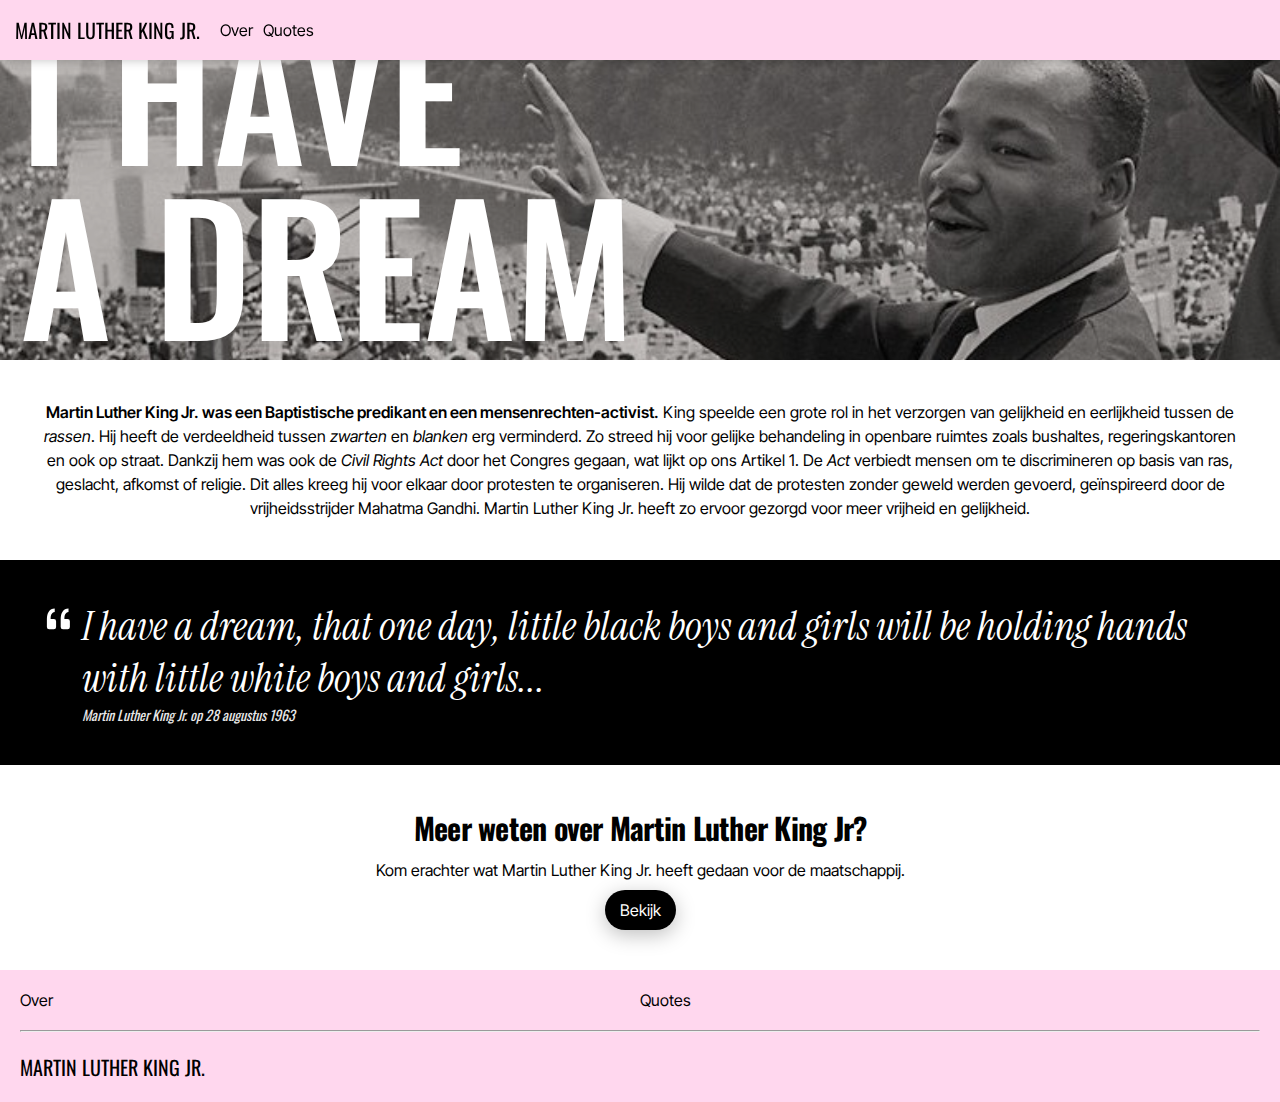
<file: index.html>
<!DOCTYPE html>
<html lang="en">
<head>
    <meta charset="UTF-8">
    <meta name="viewport" content="width=device-width, initial-scale=1.0">
    <link rel="icon" type="image/x-icon" href="">
    <link rel="preconnect" href="https://fonts.googleapis.com">
    <link rel="preconnect" href="https://fonts.gstatic.com" crossorigin>
    <link href="https://fonts.googleapis.com/css2?family=Instrument+Serif:ital@0;1&family=Inter+Tight:ital,wght@0,100..900;1,100..900&family=Oswald:wght@200..700&display=swap" rel="stylesheet">
    <link rel="stylesheet" href="./styles/styles.css">
    <link rel="icon" type="image/x-icon" href="./assets/mlk-fav.png">
    <title>Martin Luther King Jr.</title>
</head>
<body>
    <nav class="mlk-nav">
        <div class="mlk-nav-left">
            <a href="./index.html" class="mlk-logo">MARTIN LUTHER KING JR.</a>
            <li class="mlk-nav-left-textlink-wrapper">
                <ul class="mlk-nav-left-textlink-container">
                    <a href="./pages/about.html" class="mlk-nav-left-textlink">Over</a>
                </ul>
                <ul class="mlk-nav-left-textlink-container">
                    <a href="./pages/quotes.html" class="mlk-nav-left-textlink">Quotes</a>
                </ul>
            </li>
        </div>
    </nav>
    <section class="mlk-hero">
        <h1 class="mlk-hero-h-large">
            I HAVE
            <br>
            A DREAM
        </h1>
    </section>
    <section class="mlk-short-bio">
        <p class="mlk-short-bio-text">
            <span class="mlk-text-bold">Martin Luther King Jr. was een Baptistische predikant en een mensenrechten-activist.</span>
            King speelde een grote rol in het verzorgen van gelijkheid en eerlijkheid tussen de <i>rassen</i>. 
            Hij heeft de verdeeldheid tussen <i>zwarten</i> en <i>blanken</i> erg verminderd.
            Zo streed hij voor gelijke behandeling in openbare ruimtes zoals bushaltes, regeringskantoren en ook op straat.
            Dankzij hem was ook de <i>Civil Rights Act</i> door het Congres gegaan, wat lijkt op ons Artikel 1. 
            De <i>Act</i> verbiedt mensen om te discrimineren op basis van ras, geslacht, afkomst of religie.
            Dit alles kreeg hij voor elkaar door protesten te organiseren.
            Hij wilde dat de protesten zonder geweld werden gevoerd, geïnspireerd door de vrijheidsstrijder Mahatma Gandhi.
            Martin Luther King Jr. heeft zo ervoor gezorgd voor meer vrijheid en gelijkheid.
        </p>
    </section>
    <section class="mlk-speech-quote">
        <div class="mlk-speech-quote-container">
            <svg xmlns="http://www.w3.org/2000/svg" width="40" height="40" fill="#ffffff" class="mlk-speech-quote-icon" viewBox="0 0 16 16">
                <path d="M12 12a1 1 0 0 0 1-1V8.558a1 1 0 0 0-1-1h-1.388q0-.527.062-1.054.093-.558.31-.992t.559-.683q.34-.279.868-.279V3q-.868 0-1.52.372a3.3 3.3 0 0 0-1.085.992 4.9 4.9 0 0 0-.62 1.458A7.7 7.7 0 0 0 9 7.558V11a1 1 0 0 0 1 1zm-6 0a1 1 0 0 0 1-1V8.558a1 1 0 0 0-1-1H4.612q0-.527.062-1.054.094-.558.31-.992.217-.434.559-.683.34-.279.868-.279V3q-.868 0-1.52.372a3.3 3.3 0 0 0-1.085.992 4.9 4.9 0 0 0-.62 1.458A7.7 7.7 0 0 0 3 7.558V11a1 1 0 0 0 1 1z"/>
              </svg>
            <div>
                <p class="mlk-speech-quote-text">
                    I have a dream, that one day, little black boys and girls will be holding hands with little white boys and girls...
                </p>
                <p class="mlk-speech-quote-name">
                    Martin Luther King Jr. op 28 augustus 1963
                </p>
            </div>
        </div>
    </section>
    <section class="mlk-cta">
        <h1 class="mlk-cta-heading">Meer weten over Martin Luther King Jr?</h1>
        <p class="mlk-cta-description">Kom erachter wat Martin Luther King Jr. heeft gedaan voor de maatschappij.</p>
        <a href="./pages/about.html" class="mlk-button">Bekijk</a>
    </section>
    <footer class="mlk-footer">
        <div class="mlk-footer-top">
            <div class="mlk-footer-top-menu">
                <a href="./pages/about.html">Over</a>
            </div>
            <div class="mlk-footer-top-menu">
                <a href="./pages/quotes.html">Quotes</a>
            </div>
        </div>
        <hr>
        <div class="mlk-footer-bottom">
            <a href="./index.html" class="mlk-logo">MARTIN LUTHER KING JR.</a>
        </div>
    </footer>
</body>
</html>
</file>
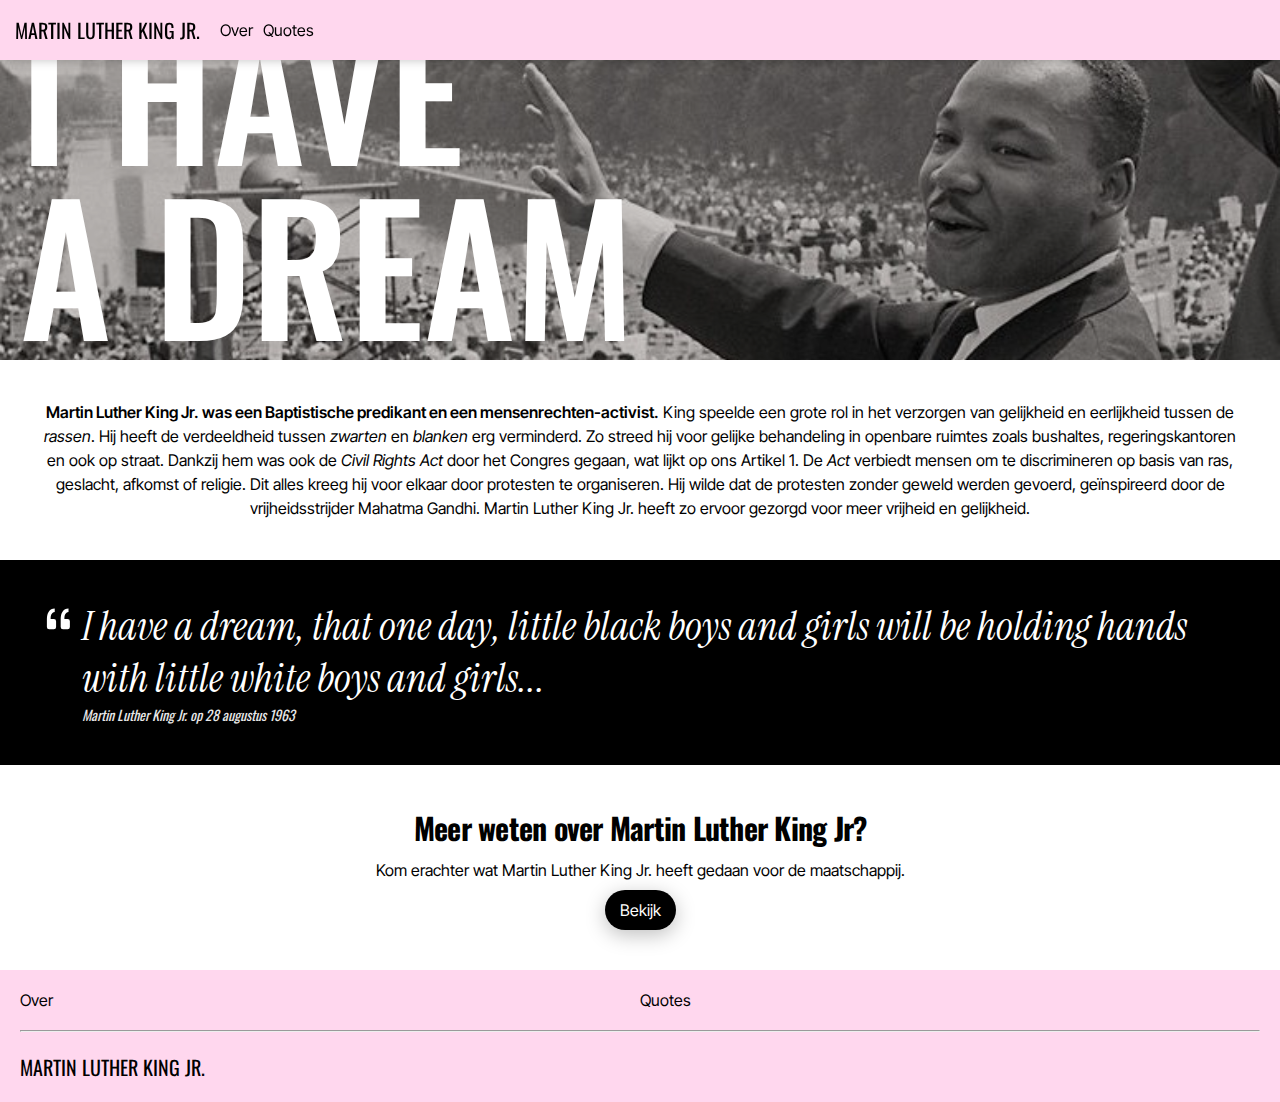
<file: pages/index.html>
<!DOCTYPE html>
<html lang="en">
<head>
    <meta charset="UTF-8">
    <meta name="viewport" content="width=device-width, initial-scale=1.0">
    <link rel="icon" type="image/x-icon" href="">
    <link rel="preconnect" href="https://fonts.googleapis.com">
    <link rel="preconnect" href="https://fonts.gstatic.com" crossorigin>
    <link href="https://fonts.googleapis.com/css2?family=Instrument+Serif:ital@0;1&family=Inter+Tight:ital,wght@0,100..900;1,100..900&family=Oswald:wght@200..700&display=swap" rel="stylesheet">
    <link rel="stylesheet" href="../styles/styles.css">
    <link rel="icon" type="image/x-icon" href="/assets/mlk-fav.png">
    <title>Martin Luther King Jr.</title>
</head>
<body>
    <nav class="mlk-nav">
        <div class="mlk-nav-left">
            <a href="../pages/index.html" class="mlk-logo">MARTIN LUTHER KING JR.</a>
            <li class="mlk-nav-left-textlink-wrapper">
                <ul class="mlk-nav-left-textlink-container">
                    <a href="../pages/about.html" class="mlk-nav-left-textlink">Over</a>
                </ul>
                <ul class="mlk-nav-left-textlink-container">
                    <a href="../pages/quotes.html" class="mlk-nav-left-textlink">Quotes</a>
                </ul>
            </li>
        </div>
    </nav>
    <section class="mlk-hero">
        <h1 class="mlk-hero-h-large">
            I HAVE
            <br>
            A DREAM
        </h1>
    </section>
    <section class="mlk-short-bio">
        <p class="mlk-short-bio-text">
            <span class="mlk-text-bold">Martin Luther King Jr. was een Baptistische predikant en een mensenrechten-activist.</span>
            King speelde een grote rol in het verzorgen van gelijkheid en eerlijkheid tussen de <i>rassen</i>. 
            Hij heeft de verdeeldheid tussen <i>zwarten</i> en <i>blanken</i> erg verminderd.
            Zo streed hij voor gelijke behandeling in openbare ruimtes zoals bushaltes, regeringskantoren en ook op straat.
            Dankzij hem was ook de <i>Civil Rights Act</i> door het Congres gegaan, wat lijkt op ons Artikel 1. 
            De <i>Act</i> verbiedt mensen om te discrimineren op basis van ras, geslacht, afkomst of religie.
            Dit alles kreeg hij voor elkaar door protesten te organiseren.
            Hij wilde dat de protesten zonder geweld werden gevoerd, geïnspireerd door de vrijheidsstrijder Mahatma Gandhi.
            Martin Luther King Jr. heeft zo ervoor gezorgd voor meer vrijheid en gelijkheid.
        </p>
    </section>
    <section class="mlk-speech-quote">
        <div class="mlk-speech-quote-container">
            <svg xmlns="http://www.w3.org/2000/svg" width="40" height="40" fill="#ffffff" class="mlk-speech-quote-icon" viewBox="0 0 16 16">
                <path d="M12 12a1 1 0 0 0 1-1V8.558a1 1 0 0 0-1-1h-1.388q0-.527.062-1.054.093-.558.31-.992t.559-.683q.34-.279.868-.279V3q-.868 0-1.52.372a3.3 3.3 0 0 0-1.085.992 4.9 4.9 0 0 0-.62 1.458A7.7 7.7 0 0 0 9 7.558V11a1 1 0 0 0 1 1zm-6 0a1 1 0 0 0 1-1V8.558a1 1 0 0 0-1-1H4.612q0-.527.062-1.054.094-.558.31-.992.217-.434.559-.683.34-.279.868-.279V3q-.868 0-1.52.372a3.3 3.3 0 0 0-1.085.992 4.9 4.9 0 0 0-.62 1.458A7.7 7.7 0 0 0 3 7.558V11a1 1 0 0 0 1 1z"/>
              </svg>
            <div>
                <p class="mlk-speech-quote-text">
                    I have a dream, that one day, little black boys and girls will be holding hands with little white boys and girls...
                </p>
                <p class="mlk-speech-quote-name">
                    Martin Luther King Jr. op 28 augustus 1963
                </p>
            </div>
        </div>
    </section>
    <section class="mlk-cta">
        <h1 class="mlk-cta-heading">Meer weten over Martin Luther King Jr?</h1>
        <p class="mlk-cta-description">Kom erachter wat Martin Luther King Jr. heeft gedaan voor de maatschappij.</p>
        <a href="about.html" class="mlk-button">Bekijk</a>
    </section>
    <footer class="mlk-footer">
        <div class="mlk-footer-top">
            <div class="mlk-footer-top-menu">
                <a href="about.html">Over</a>
            </div>
            <div class="mlk-footer-top-menu">
                <a href="quotes.html">Quotes</a>
            </div>
        </div>
        <hr>
        <div class="mlk-footer-bottom">
            <a href="index.html" class="mlk-logo">MARTIN LUTHER KING JR.</a>
        </div>
    </footer>
</body>
</html>
</file>
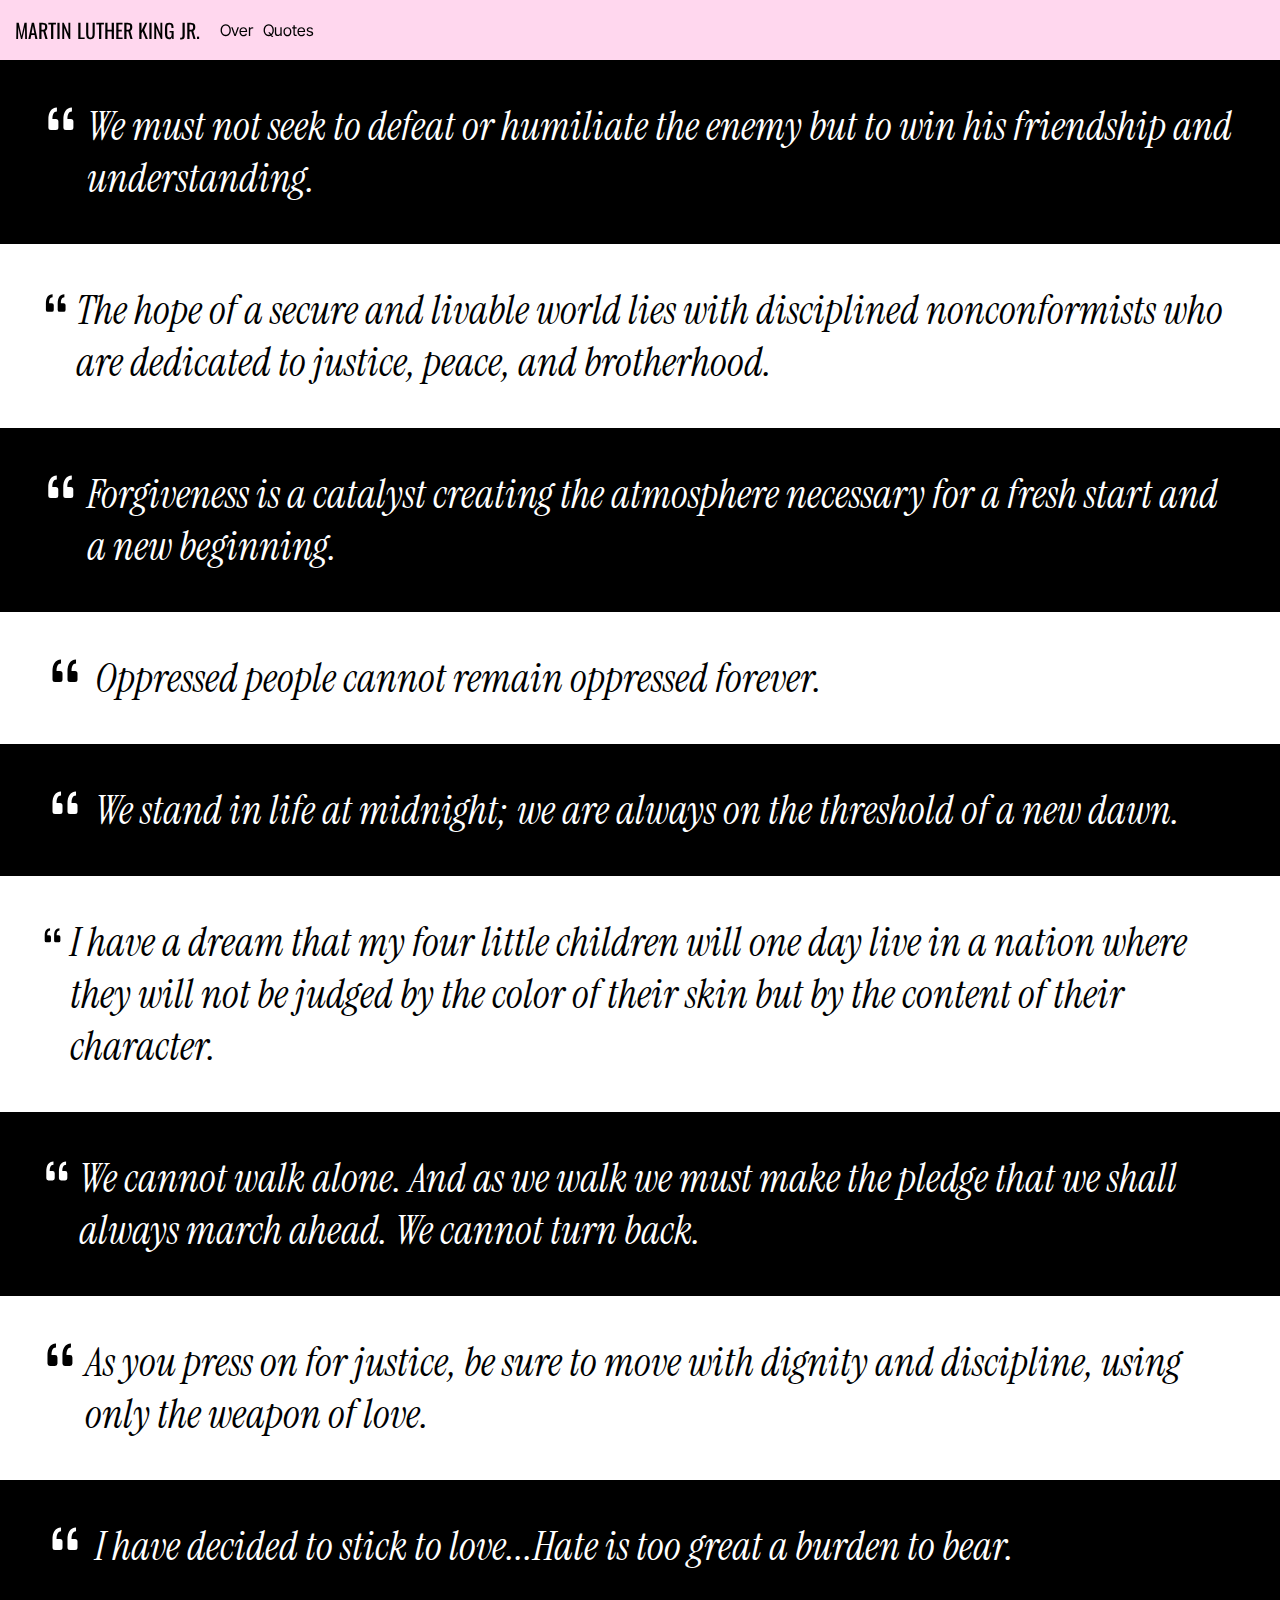
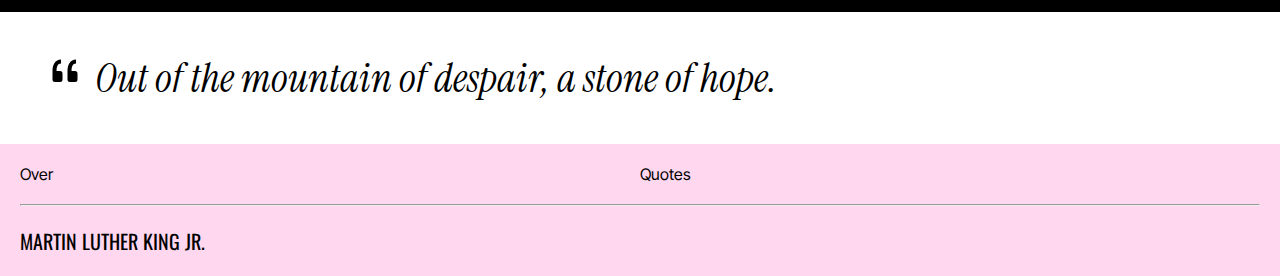
<file: pages/quotes.html>
<!DOCTYPE html>
<html lang="en">
<head>
    <meta charset="UTF-8">
    <meta name="viewport" content="width=device-width, initial-scale=1.0">
    <link rel="icon" type="image/x-icon" href="">
    <link rel="preconnect" href="https://fonts.googleapis.com">
    <link rel="preconnect" href="https://fonts.gstatic.com" crossorigin>
    <link href="https://fonts.googleapis.com/css2?family=Instrument+Serif:ital@0;1&family=Inter+Tight:ital,wght@0,100..900;1,100..900&family=Oswald:wght@200..700&display=swap" rel="stylesheet">
    <link rel="stylesheet" href="../styles/styles.css">
    <link rel="icon" type="image/x-icon" href="/assets/mlk-fav.png">
    <title>Quotes van Martin Luther King Jr.</title>
</head>
<body>
    <nav class="mlk-nav">
        <div class="mlk-nav-left">
            <a href="../pages/index.html" class="mlk-logo">MARTIN LUTHER KING JR.</a>
            <li class="mlk-nav-left-textlink-wrapper">
                <ul class="mlk-nav-left-textlink-container">
                    <a href="../pages/about.html" class="mlk-nav-left-textlink">Over</a>
                </ul>
                <ul class="mlk-nav-left-textlink-container">
                    <a href="../pages/quotes.html" class="mlk-nav-left-textlink">Quotes</a>
                </ul>
            </li>
        </div>
    </nav>
    <section class="mlk-speech-quote">
        <div class="mlk-speech-quote-container">
            <svg xmlns="http://www.w3.org/2000/svg" width="40" height="40" fill="#ffffff" class="mlk-speech-quote-icon" viewBox="0 0 16 16">
                <path d="M12 12a1 1 0 0 0 1-1V8.558a1 1 0 0 0-1-1h-1.388q0-.527.062-1.054.093-.558.31-.992t.559-.683q.34-.279.868-.279V3q-.868 0-1.52.372a3.3 3.3 0 0 0-1.085.992 4.9 4.9 0 0 0-.62 1.458A7.7 7.7 0 0 0 9 7.558V11a1 1 0 0 0 1 1zm-6 0a1 1 0 0 0 1-1V8.558a1 1 0 0 0-1-1H4.612q0-.527.062-1.054.094-.558.31-.992.217-.434.559-.683.34-.279.868-.279V3q-.868 0-1.52.372a3.3 3.3 0 0 0-1.085.992 4.9 4.9 0 0 0-.62 1.458A7.7 7.7 0 0 0 3 7.558V11a1 1 0 0 0 1 1z"/>
              </svg>
            <div>
                <p class="mlk-speech-quote-text">
                    We must not seek to defeat or humiliate the enemy but to win his friendship and understanding.
                </p>
            </div>
        </div>
    </section>
    <section class="mlk-speech-quote wbgr">
        <div class="mlk-speech-quote-container">
            <svg xmlns="http://www.w3.org/2000/svg" width="40" height="40" fill="#000000" class="mlk-speech-quote-icon" viewBox="0 0 16 16">
                <path d="M12 12a1 1 0 0 0 1-1V8.558a1 1 0 0 0-1-1h-1.388q0-.527.062-1.054.093-.558.31-.992t.559-.683q.34-.279.868-.279V3q-.868 0-1.52.372a3.3 3.3 0 0 0-1.085.992 4.9 4.9 0 0 0-.62 1.458A7.7 7.7 0 0 0 9 7.558V11a1 1 0 0 0 1 1zm-6 0a1 1 0 0 0 1-1V8.558a1 1 0 0 0-1-1H4.612q0-.527.062-1.054.094-.558.31-.992.217-.434.559-.683.34-.279.868-.279V3q-.868 0-1.52.372a3.3 3.3 0 0 0-1.085.992 4.9 4.9 0 0 0-.62 1.458A7.7 7.7 0 0 0 3 7.558V11a1 1 0 0 0 1 1z"/>
              </svg>
            <div>
                <p class="mlk-speech-quote-text w">
                    The hope of a secure and livable world lies with disciplined nonconformists who are dedicated to justice, peace, and brotherhood.
                </p>
            </div>
        </div>
    </section>
    <section class="mlk-speech-quote">
        <div class="mlk-speech-quote-container">
            <svg xmlns="http://www.w3.org/2000/svg" width="40" height="40" fill="#ffffff" class="mlk-speech-quote-icon" viewBox="0 0 16 16">
                <path d="M12 12a1 1 0 0 0 1-1V8.558a1 1 0 0 0-1-1h-1.388q0-.527.062-1.054.093-.558.31-.992t.559-.683q.34-.279.868-.279V3q-.868 0-1.52.372a3.3 3.3 0 0 0-1.085.992 4.9 4.9 0 0 0-.62 1.458A7.7 7.7 0 0 0 9 7.558V11a1 1 0 0 0 1 1zm-6 0a1 1 0 0 0 1-1V8.558a1 1 0 0 0-1-1H4.612q0-.527.062-1.054.094-.558.31-.992.217-.434.559-.683.34-.279.868-.279V3q-.868 0-1.52.372a3.3 3.3 0 0 0-1.085.992 4.9 4.9 0 0 0-.62 1.458A7.7 7.7 0 0 0 3 7.558V11a1 1 0 0 0 1 1z"/>
              </svg>
            <div>
                <p class="mlk-speech-quote-text">
                    Forgiveness is a catalyst creating the atmosphere necessary for a fresh start and a new beginning.
                </p>
            </div>
        </div>
    </section>
    <section class="mlk-speech-quote wbgr">
        <div class="mlk-speech-quote-container">
            <svg xmlns="http://www.w3.org/2000/svg" width="40" height="40" fill="#000000" class="mlk-speech-quote-icon" viewBox="0 0 16 16">
                <path d="M12 12a1 1 0 0 0 1-1V8.558a1 1 0 0 0-1-1h-1.388q0-.527.062-1.054.093-.558.31-.992t.559-.683q.34-.279.868-.279V3q-.868 0-1.52.372a3.3 3.3 0 0 0-1.085.992 4.9 4.9 0 0 0-.62 1.458A7.7 7.7 0 0 0 9 7.558V11a1 1 0 0 0 1 1zm-6 0a1 1 0 0 0 1-1V8.558a1 1 0 0 0-1-1H4.612q0-.527.062-1.054.094-.558.31-.992.217-.434.559-.683.34-.279.868-.279V3q-.868 0-1.52.372a3.3 3.3 0 0 0-1.085.992 4.9 4.9 0 0 0-.62 1.458A7.7 7.7 0 0 0 3 7.558V11a1 1 0 0 0 1 1z"/>
              </svg>
            <div>
                <p class="mlk-speech-quote-text w">
                    Oppressed people cannot remain oppressed forever.
                </p>
            </div>
        </div>
    </section>
    <section class="mlk-speech-quote">
        <div class="mlk-speech-quote-container">
            <svg xmlns="http://www.w3.org/2000/svg" width="40" height="40" fill="#ffffff" class="mlk-speech-quote-icon" viewBox="0 0 16 16">
                <path d="M12 12a1 1 0 0 0 1-1V8.558a1 1 0 0 0-1-1h-1.388q0-.527.062-1.054.093-.558.31-.992t.559-.683q.34-.279.868-.279V3q-.868 0-1.52.372a3.3 3.3 0 0 0-1.085.992 4.9 4.9 0 0 0-.62 1.458A7.7 7.7 0 0 0 9 7.558V11a1 1 0 0 0 1 1zm-6 0a1 1 0 0 0 1-1V8.558a1 1 0 0 0-1-1H4.612q0-.527.062-1.054.094-.558.31-.992.217-.434.559-.683.34-.279.868-.279V3q-.868 0-1.52.372a3.3 3.3 0 0 0-1.085.992 4.9 4.9 0 0 0-.62 1.458A7.7 7.7 0 0 0 3 7.558V11a1 1 0 0 0 1 1z"/>
              </svg>
            <div>
                <p class="mlk-speech-quote-text">
                    We stand in life at midnight; we are always on the threshold of a new dawn.
                </p>
            </div>
        </div>
    </section>
    <section class="mlk-speech-quote wbgr">
        <div class="mlk-speech-quote-container">
            <svg xmlns="http://www.w3.org/2000/svg" width="40" height="40" fill="#000000" class="mlk-speech-quote-icon" viewBox="0 0 16 16">
                <path d="M12 12a1 1 0 0 0 1-1V8.558a1 1 0 0 0-1-1h-1.388q0-.527.062-1.054.093-.558.31-.992t.559-.683q.34-.279.868-.279V3q-.868 0-1.52.372a3.3 3.3 0 0 0-1.085.992 4.9 4.9 0 0 0-.62 1.458A7.7 7.7 0 0 0 9 7.558V11a1 1 0 0 0 1 1zm-6 0a1 1 0 0 0 1-1V8.558a1 1 0 0 0-1-1H4.612q0-.527.062-1.054.094-.558.31-.992.217-.434.559-.683.34-.279.868-.279V3q-.868 0-1.52.372a3.3 3.3 0 0 0-1.085.992 4.9 4.9 0 0 0-.62 1.458A7.7 7.7 0 0 0 3 7.558V11a1 1 0 0 0 1 1z"/>
              </svg>
            <div>
                <p class="mlk-speech-quote-text w">
                    I have a dream that my four little children will one day live in a nation where they will not be judged by the color of their skin but by the content of their character.
                </p>
            </div>
        </div>
    </section>
    <section class="mlk-speech-quote">
        <div class="mlk-speech-quote-container">
            <svg xmlns="http://www.w3.org/2000/svg" width="40" height="40" fill="#ffffff" class="mlk-speech-quote-icon" viewBox="0 0 16 16">
                <path d="M12 12a1 1 0 0 0 1-1V8.558a1 1 0 0 0-1-1h-1.388q0-.527.062-1.054.093-.558.31-.992t.559-.683q.34-.279.868-.279V3q-.868 0-1.52.372a3.3 3.3 0 0 0-1.085.992 4.9 4.9 0 0 0-.62 1.458A7.7 7.7 0 0 0 9 7.558V11a1 1 0 0 0 1 1zm-6 0a1 1 0 0 0 1-1V8.558a1 1 0 0 0-1-1H4.612q0-.527.062-1.054.094-.558.31-.992.217-.434.559-.683.34-.279.868-.279V3q-.868 0-1.52.372a3.3 3.3 0 0 0-1.085.992 4.9 4.9 0 0 0-.62 1.458A7.7 7.7 0 0 0 3 7.558V11a1 1 0 0 0 1 1z"/>
              </svg>
            <div>
                <p class="mlk-speech-quote-text">
                    We cannot walk alone. And as we walk we must make the pledge that we shall always march ahead. We cannot turn back.
                </p>
            </div>
        </div>
    </section>
    <section class="mlk-speech-quote wbgr">
        <div class="mlk-speech-quote-container">
            <svg xmlns="http://www.w3.org/2000/svg" width="40" height="40" fill="#000000" class="mlk-speech-quote-icon" viewBox="0 0 16 16">
                <path d="M12 12a1 1 0 0 0 1-1V8.558a1 1 0 0 0-1-1h-1.388q0-.527.062-1.054.093-.558.31-.992t.559-.683q.34-.279.868-.279V3q-.868 0-1.52.372a3.3 3.3 0 0 0-1.085.992 4.9 4.9 0 0 0-.62 1.458A7.7 7.7 0 0 0 9 7.558V11a1 1 0 0 0 1 1zm-6 0a1 1 0 0 0 1-1V8.558a1 1 0 0 0-1-1H4.612q0-.527.062-1.054.094-.558.31-.992.217-.434.559-.683.34-.279.868-.279V3q-.868 0-1.52.372a3.3 3.3 0 0 0-1.085.992 4.9 4.9 0 0 0-.62 1.458A7.7 7.7 0 0 0 3 7.558V11a1 1 0 0 0 1 1z"/>
              </svg>
            <div>
                <p class="mlk-speech-quote-text w">
                    As you press on for justice, be sure to move with dignity and discipline, using only the weapon of love.
                </p>
            </div>
        </div>
    </section>
    <section class="mlk-speech-quote">
        <div class="mlk-speech-quote-container">
            <svg xmlns="http://www.w3.org/2000/svg" width="40" height="40" fill="#ffffff" class="mlk-speech-quote-icon" viewBox="0 0 16 16">
                <path d="M12 12a1 1 0 0 0 1-1V8.558a1 1 0 0 0-1-1h-1.388q0-.527.062-1.054.093-.558.31-.992t.559-.683q.34-.279.868-.279V3q-.868 0-1.52.372a3.3 3.3 0 0 0-1.085.992 4.9 4.9 0 0 0-.62 1.458A7.7 7.7 0 0 0 9 7.558V11a1 1 0 0 0 1 1zm-6 0a1 1 0 0 0 1-1V8.558a1 1 0 0 0-1-1H4.612q0-.527.062-1.054.094-.558.31-.992.217-.434.559-.683.34-.279.868-.279V3q-.868 0-1.52.372a3.3 3.3 0 0 0-1.085.992 4.9 4.9 0 0 0-.62 1.458A7.7 7.7 0 0 0 3 7.558V11a1 1 0 0 0 1 1z"/>
              </svg>
            <div>
                <p class="mlk-speech-quote-text">
                    I have decided to stick to love...Hate is too great a burden to bear.
                </p>
            </div>
        </div>
    </section>
    <section class="mlk-speech-quote wbgr">
        <div class="mlk-speech-quote-container">
            <svg xmlns="http://www.w3.org/2000/svg" width="40" height="40" fill="#000000" class="mlk-speech-quote-icon" viewBox="0 0 16 16">
                <path d="M12 12a1 1 0 0 0 1-1V8.558a1 1 0 0 0-1-1h-1.388q0-.527.062-1.054.093-.558.31-.992t.559-.683q.34-.279.868-.279V3q-.868 0-1.52.372a3.3 3.3 0 0 0-1.085.992 4.9 4.9 0 0 0-.62 1.458A7.7 7.7 0 0 0 9 7.558V11a1 1 0 0 0 1 1zm-6 0a1 1 0 0 0 1-1V8.558a1 1 0 0 0-1-1H4.612q0-.527.062-1.054.094-.558.31-.992.217-.434.559-.683.34-.279.868-.279V3q-.868 0-1.52.372a3.3 3.3 0 0 0-1.085.992 4.9 4.9 0 0 0-.62 1.458A7.7 7.7 0 0 0 3 7.558V11a1 1 0 0 0 1 1z"/>
              </svg>
            <div>
                <p class="mlk-speech-quote-text w">
                    Out of the mountain of despair, a stone of hope.
                </p>
            </div>
        </div>
    </section>
    <footer class="mlk-footer">
        <div class="mlk-footer-top">
            <div class="mlk-footer-top-menu">
                <a href="about.html">Over</a>
            </div>
            <div class="mlk-footer-top-menu">
                <a href="quotes.html">Quotes</a>
            </div>
        </div>
        <hr>
        <div class="mlk-footer-bottom">
            <a href="index.html" class="mlk-logo">MARTIN LUTHER KING JR.</a>
        </div>
    </footer>
</body>
</html>
</file>
<file: styles/styles.css>
* {
    padding: 0;
    margin: 0;
    box-sizing: border-box;
    font-family: 'Inter Tight', system-ui, sans-serif;
}
body {
    background-color: rgb(255, 215, 238);
}
.mlk-nav {
    padding: 15px;
    display: flex;
    background-color: rgb(255, 215, 238);
    box-shadow: 5px 0 10px rgba(0, 0, 0, 0.25);
    vertical-align: middle;
    align-items: center;
    position: sticky;
    top: 0;
    z-index: 1;
}
.mlk-nav-left {
    display: flex;
    gap: 20px;
    vertical-align: middle;
    align-items: center;
}
.mlk-nav-left-textlink-container {
    margin: 0;
    padding: 0;
}
.mlk-nav-left-textlink-wrapper {
    padding: 0;
    gap: 10px;
    list-style: none;
    display: flex;
}
.mlk-nav-left-textlink {
    color: black;
    text-decoration: none;
}
.mlk-logo {
    font-family: 'Oswald', 'Inter Tight', system-ui, sans-serif;
    text-decoration: none;
    color: black;
    font-size: 20px;
}
.mlk-hero {
    padding: 20px;
    width: 100%;
    display: flex;
    height: 300px;
    align-items: center;
    background: url("../assets/R.jpg") no-repeat rgba(0, 0, 0, 0.2);
    background-size: cover;
    background-blend-mode: multiply;
    background-size: cover;
    background-position: left center;
}
.mlk-hero-h-large {
    font-size: 175px;
    line-height: 1em;
    font-family: 'Oswald', 'Inter Tight', system-ui, sans-serif;
    font-weight: 500;
    color: #fff;
    margin: 0;
    width: fit-content;
    position: absolute;
    top: 0;
    z-index: 0;
}
.mlk-short-bio {
    width: 100%;
    padding: 40px;
    background: #fff;
}
.mlk-short-bio-text {
    text-align: center;
    width: 1fr;
    line-height: 1.5em;
}
.mlk-text-bold {
    font-weight: 600;
}
.mlk-speech-quote {
    width: 100%;
    padding: 40px;
    background: #000;
}
.mlk-speech-quote-text {
    color: white;
    font-family: 'Instrument Serif', serif;
    font-style: italic;
    font-size: 40px;
}
.mlk-speech-quote-name {
    color: #e7e7e7;
    font-style: italic;
    font-size: 14px;
    font-family: 'Oswald', 'Inter Tight', system-ui, sans-serif;
}
.mlk-speech-quote-container {
    display: flex;
    gap: 5px;
    width: 100%;
}
.mlk-speech-quote-icon {
    width: 50px;
}
.mlk-cta {
    width: 100%;
    padding: 40px;
    background: white;
    text-align: center;
    display: flex;
    flex-direction: column;
    gap: 10px;
}
.mlk-cta-heading {
    font-size: 30px;
    font-family: 'Oswald';
    letter-spacing: -0.025em;
    font-weight: 600px;
}
.mlk-button {
    text-decoration: none;
    background: #000;
    color: #fff;
    padding: 10px 15px 10px 15px;
    display: block;
    width: fit-content;
    border-radius: 100px;
    margin: 0 auto 0 auto;
    box-shadow: 0 5px 20px rgba(0, 0, 0, 0.25);
    transition: color 0.25s, background 0.25s;
}
.mlk-button:hover {
    background: #fff;
    color: #000;
    transition: color 0.25s, background 0.25s;
}
.mlk-footer {
    width: 100%;
    padding: 20px;
    display: flex;
    flex-direction: column;
    gap: 20px;
}
.mlk-footer-top, .mlk-footer-bottom {
    width: 100%;
    display: flex;
}
.mlk-footer-top-menu {
    display: flex;
    flex-direction: column;
    width: 50%;
    gap: 15px;
}
.mlk-footer-top-menu a {
    text-decoration: none;
    color: #000;
    width: fit-content;
}
.mlk-about-hero {
    background: url("../assets/bckgrndImage.jpg") no-repeat rgba(0, 0, 0, 0.2);
    background-size: cover;
    background-blend-mode: multiply;
    background-size: cover;
    background-position: left center;
    padding: 40px;
}
.mlk-about-hero h1 {
    font-size: 150px;
    line-height: 1em;
    color: rgba(255, 255, 255, 0.80)
}
.mlk-main-biography {
    width: 100%;
    padding: 40px;
    display: flex;
    gap: 10px;
    background: #fff;
}
.mlk-main-biography-facts {
    width: 25%;
    display: flex;
    flex-direction: column;
    gap: 10px;
    background: #fff;
    box-shadow: 0 5px 20px rgba(0, 0, 0, 0.25);
    padding: 20px;
    border-radius: 20px;
    height: fit-content;
}
.mlk-main-biography-article {
    width: 75%;
    padding: 0 0 0 50px;
}
.mlk-main-biography-facts-table-item-left {
    width: 50%;
    text-align: left;
    font-weight: 600;
}
.mlk-main-biography-facts-table-item-right {
    width: 50%;
    text-align: right;
}
.mlk-main-biography-facts h2 {
    font-size: 25px;
    font-family: 'Oswald';
    font-weight: 500;
    margin: 0;
}
.mlk-main-biography-facts-table {
    width: 100%;
    display: flex;
    flex-direction: column;
    gap: 5px;
}
.mlk-main-biography-facts-table-item {
    display: flex;
    width: 100%;
    gap: 5px;
    padding: 5px 0 5px 0;
}
.mlk-main-biography-facts-img {
    width: 25px;
    height: 25px;
}
.mlk-main-biography-facts-header {
    display: flex;
    width: 100%;
    gap: 10px;
    align-items: center;
}
.mlk-main-biography-article h1 {
    margin: 20px 0 7px 0;
    font-size: 30px;
}
.mlk-main-biography-article h2 {
    margin: 20px 0 7px 0;
}
.mlk-main-biography-article p {
    line-height: 1.4em;
}
#birthplace-iframe {
    border-radius: 20px;
    width: 100%;
}
#map-btn {
    font-weight: 600;
    color: #db000f;
    display: inline-flex;
    align-items: middle;
    gap: 5px;
    width: 100%;
}
.w {
    color: black;
}
.wbgr {
    background: #fff;
}

.none {
    display: none;
}
</file>
